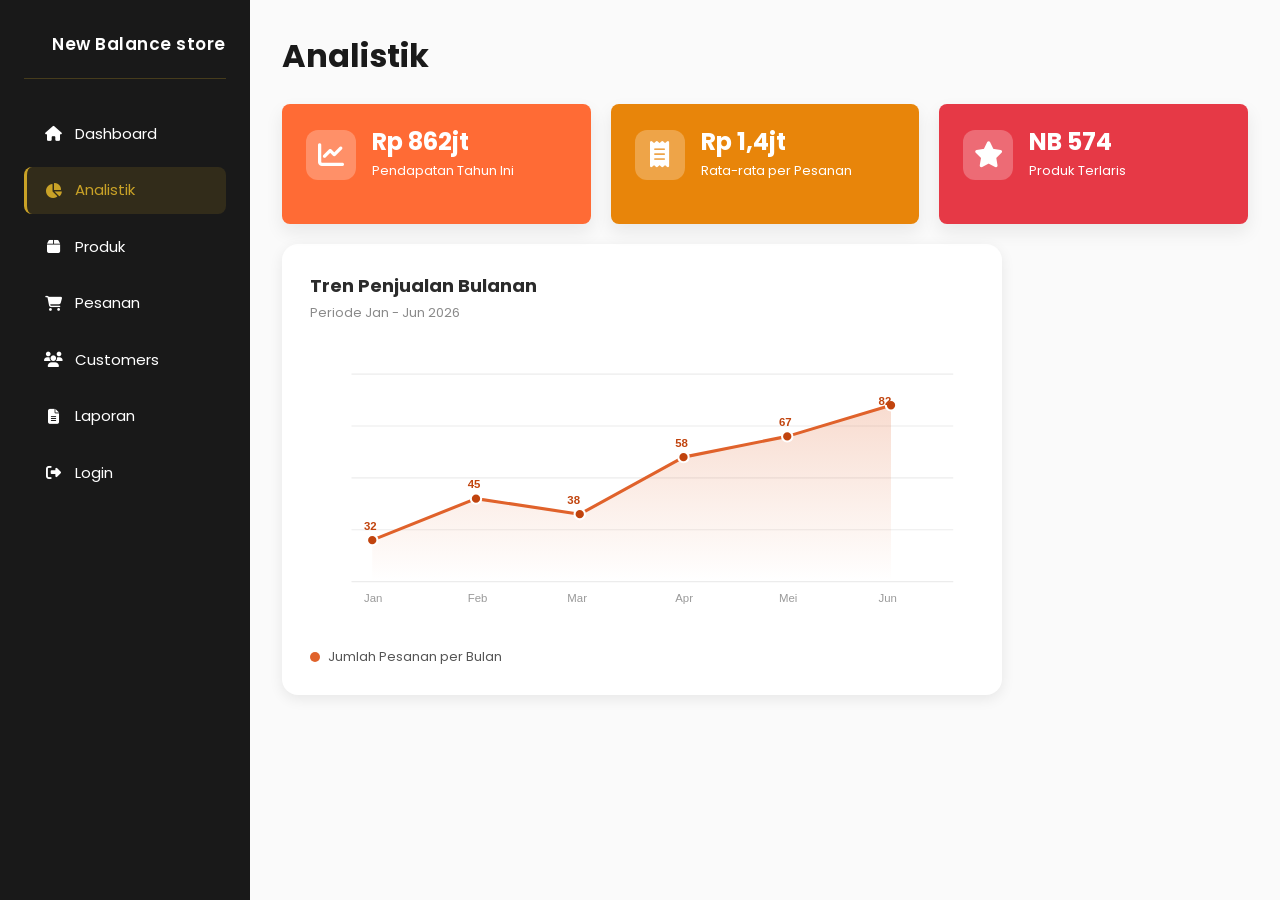
<file: analystics.html>
<!DOCTYPE html>
<html lang="en">
<head>
    <meta charset="UTF-8" />
    <meta name="viewport" content="width=device-width, initial-scale=1.0" />
    <link rel="stylesheet" href="https://cdnjs.cloudflare.com/ajax/libs/font-awesome/6.5.1/css/all.min.css" />
    <link href="https://fonts.googleapis.com/css2?family=Poppins:wght@300;400;500;600;700&display=swap" rel="stylesheet" />
    <link rel="stylesheet" href="dashboard-admin.css" />
    <title>Analistik - Dasbor Admin</title>
</head>
<body>
    <div class="dashboard-container">
        <aside class="sidebar">
            <div class="sidebar-brand">
                <h1>New Balance store</h1>
            </div>

            <nav class="sidebar-menu">
                <ul>
                    <li>
                        <a href="dashboard.html">
                            <i class="fa-solid fa-house"></i>
                            <span>Dashboard</span>
                        </a>
                    </li>
                    <li>
                        <a href="analystics.html" class="active" aria-current="page">
                            <i class="fa-solid fa-chart-pie"></i>
                            <span>Analistik</span>
                        </a>
                    </li>
                    <li>
                        <a href="products.html">
                            <i class="fa-solid fa-box"></i>
                            <span>Produk</span>
                        </a>
                    </li>
                    <li>
                        <a href="orders.html">
                            <i class="fa-solid fa-cart-shopping"></i>
                            <span>Pesanan</span>
                        </a>
                    </li>
                    <li>
                        <a href="customer.html">
                            <i class="fa-solid fa-users"></i>
                            <span>Customers</span>
                        </a>
                    </li>
                    <li>
                        <a href="laporan.html">
                            <i class="fa-solid fa-file-lines"></i>
                            <span>Laporan</span>
                        </a>
                    </li>
                    <li>
                        <a href="login.html">
                            <i class="fa-solid fa-right-from-bracket"></i>
                            <span>Login</span>
                        </a>
                    </li>
                </ul>
            </nav>
        </aside>

        <main class="main-content">
            <header class="topbar">
                <button class="sidebar-toggle" onclick="toggleSidebar()">
                    <i class="fa-solid fa-bars"></i>
                </button>
                <h1>Analistik</h1>
            </header>

            <section class="content-area">
                <div class="stats-grid">
                    <div class="stat-card stat-card-1">
                        <i class="fa-solid fa-chart-line"></i>
                        <div>
                            <h3>Rp 862jt</h3>
                            <p>Pendapatan Tahun Ini</p>
                        </div>
                    </div>

                    <div class="stat-card stat-card-2">
                        <i class="fa-solid fa-receipt"></i>
                        <div>
                            <h3>Rp 1,4jt</h3>
                            <p>Rata-rata per Pesanan</p>
                        </div>
                    </div>

                    <div class="stat-card stat-card-3">
                        <i class="fa-solid fa-star"></i>
                        <div>
                            <h3>NB 574</h3>
                            <p>Produk Terlaris</p>
                        </div>
                    </div>
                </div>

                <div class="chart-box">
                    <h3>Tren Penjualan Bulanan</h3>
                    <p class="subtitle">Periode Jan - Jun 2026</p>

                    <svg viewBox="0 0 640 280" width="100%">
                        <defs>
                            <linearGradient id="areaGradient" x1="0" y1="0" x2="0" y2="1">
                                <stop offset="0%" stop-color="#e0622b" stop-opacity="0.25" />
                                <stop offset="100%" stop-color="#e0622b" stop-opacity="0" />
                            </linearGradient>
                        </defs>

                        <line class="grid-line" x1="40" y1="30" x2="620" y2="30" />
                        <line class="grid-line" x1="40" y1="80" x2="620" y2="80" />
                        <line class="grid-line" x1="40" y1="130" x2="620" y2="130" />
                        <line class="grid-line" x1="40" y1="180" x2="620" y2="180" />
                        <line class="grid-line" x1="40" y1="230" x2="620" y2="230" />

                        <path class="trend-area" d="M60,190 L160,150 L260,165 L360,110 L460,90 L560,60 L560,230 L60,230 Z" />

                        <path class="trend-line" d="M60,190 L160,150 L260,165 L360,110 L460,90 L560,60" />

                        <circle class="data-point" cx="60" cy="190" r="5" />
                        <circle class="data-point" cx="160" cy="150" r="5" />
                        <circle class="data-point" cx="260" cy="165" r="5" />
                        <circle class="data-point" cx="360" cy="110" r="5" />
                        <circle class="data-point" cx="460" cy="90" r="5" />
                        <circle class="data-point" cx="560" cy="60" r="5" />

                        <text class="data-value" x="52" y="180">32</text>
                        <text class="data-value" x="152" y="140">45</text>
                        <text class="data-value" x="248" y="155">38</text>
                        <text class="data-value" x="352" y="100">58</text>
                        <text class="data-value" x="452" y="80">67</text>
                        <text class="data-value" x="548" y="60">82</text>

                        <text class="axis-label" x="52" y="250">Jan</text>
                        <text class="axis-label" x="152" y="250">Feb</text>
                        <text class="axis-label" x="248" y="250">Mar</text>
                        <text class="axis-label" x="352" y="250">Apr</text>
                        <text class="axis-label" x="452" y="250">Mei</text>
                        <text class="axis-label" x="548" y="250">Jun</text>
                    </svg>

                    <div class="chart-legend">
                        <span class="legend-dot"></span>
                        <span>Jumlah Pesanan per Bulan</span>
                    </div>
                </div>
            </section>
        </main>
        <div class="sidebar-overlay" id="sidebar-overlay" onclick="toggleSidebar()"></div>
    </div>
    <script src="admin.js"></script>
</body>
</html>
</file>
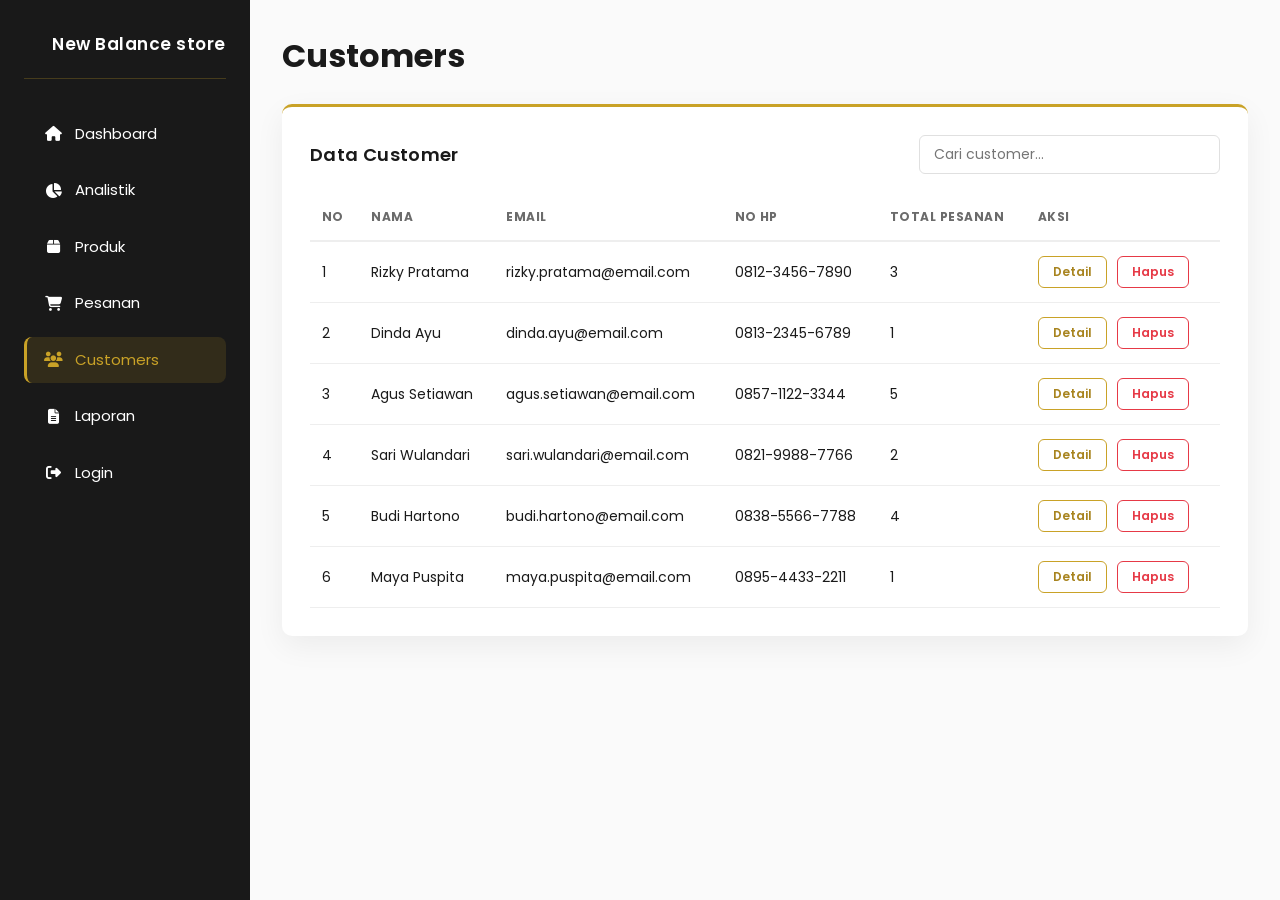
<file: customer.html>
<!DOCTYPE html>
<html lang="en">
<head>
    <meta charset="UTF-8">
    <meta name="viewport" content="width=device-width, initial-scale=1.0">
    <link rel="stylesheet" href="https://cdnjs.cloudflare.com/ajax/libs/font-awesome/6.5.1/css/all.min.css">
    <link href="https://fonts.googleapis.com/css2?family=Poppins:wght@300;400;500;600;700&display=swap" rel="stylesheet">
    <link rel="stylesheet" href="dashboard-admin.css">
    <title>Customers - Dasbor Admin</title>
</head>
<body>
    <div class="dashboard-container">
      <aside class="sidebar">
        <div class="sidebar-brand">
            <h1>New Balance store</h1>
        </div>
        <nav class="sidebar-menu">
            <ul>
                <li>
                    <a href="dashboard.html">
                        <i class="fa-solid fa-house"></i>
                        <span>Dashboard</span>
                    </a>
                </li>
                <li>
                    <a href="analystics.html">
                        <i class="fa-solid fa-chart-pie"></i>
                        <span>Analistik</span>
                    </a>
                </li>
                <li>
                    <a href="products.html">
                        <i class="fa-solid fa-box"></i>
                        <span>Produk</span>
                    </a>
                </li>
                <li>
                    <a href="orders.html">
                        <i class="fa-solid fa-cart-shopping"></i>
                        <span>Pesanan</span>
                    </a>
                </li>
                <li>
                    <a href="customer.html" class="active" aria-current="page">
                        <i class="fa-solid fa-users"></i>
                        <span>Customers</span>
                    </a>
                </li>
                <li>
                    <a href="laporan.html">
                        <i class="fa-solid fa-file-lines"></i>
                        <span>Laporan</span>
                    </a>
                </li>
                <li>
                    <a href="login.html">
                        <i class="fa-solid fa-right-from-bracket"></i>
                        <span>Login</span>
                    </a>
                </li>
            </ul>
        </nav>
      </aside>

      <main class="main-content">
        <header class="topbar">
            <button class="sidebar-toggle" onclick="toggleSidebar()">
              <i class="fa-solid fa-bars"></i>
            </button>
             <h1>Customers</h1>
        </header>

        <section class="content-area">
            <div class="table-box">
                <div class="table-header">
                    <h2>Data Customer</h2>
                    <input type="text" class="table-search" placeholder="Cari customer...">
                </div>

                <div class="table-responsive">
                <table class="data-table">
                    <thead>
                        <tr>
                            <th>No</th>
                            <th>Nama</th>
                            <th>Email</th>
                            <th>No HP</th>
                            <th>Total Pesanan</th>
                            <th>Aksi</th>
                        </tr>
                    </thead>
                    <tbody>
                        <tr>
                            <td>1</td>
                            <td>Rizky Pratama</td>
                            <td>rizky.pratama@email.com</td>
                            <td>0812-3456-7890</td>
                            <td>3</td>
                            <td>
                                <button class="btn-edit">Detail</button>
                                <button class="btn-hapus">Hapus</button>
                            </td>
                        </tr>
                        <tr>
                            <td>2</td>
                            <td>Dinda Ayu</td>
                            <td>dinda.ayu@email.com</td>
                            <td>0813-2345-6789</td>
                            <td>1</td>
                            <td>
                                <button class="btn-edit">Detail</button>
                                <button class="btn-hapus">Hapus</button>
                            </td>
                        </tr>
                        <tr>
                            <td>3</td>
                            <td>Agus Setiawan</td>
                            <td>agus.setiawan@email.com</td>
                            <td>0857-1122-3344</td>
                            <td>5</td>
                            <td>
                                <button class="btn-edit">Detail</button>
                                <button class="btn-hapus">Hapus</button>
                            </td>
                        </tr>
                        <tr>
                            <td>4</td>
                            <td>Sari Wulandari</td>
                            <td>sari.wulandari@email.com</td>
                            <td>0821-9988-7766</td>
                            <td>2</td>
                            <td>
                                <button class="btn-edit">Detail</button>
                                <button class="btn-hapus">Hapus</button>
                            </td>
                        </tr>
                        <tr>
                            <td>5</td>
                            <td>Budi Hartono</td>
                            <td>budi.hartono@email.com</td>
                            <td>0838-5566-7788</td>
                            <td>4</td>
                            <td>
                                <button class="btn-edit">Detail</button>
                                <button class="btn-hapus">Hapus</button>
                            </td>
                        </tr>
                        <tr>
                            <td>6</td>
                            <td>Maya Puspita</td>
                            <td>maya.puspita@email.com</td>
                            <td>0895-4433-2211</td>
                            <td>1</td>
                            <td>
                                <button class="btn-edit">Detail</button>
                                <button class="btn-hapus">Hapus</button>
                            </td>
                        </tr>
                    </tbody>
                </table>
                </div>
            </div>
        </section>
      </main>
      <div class="sidebar-overlay" id="sidebar-overlay" onclick="toggleSidebar()"></div>
    </div>
        <script src="admin.js"></script>
</body>
</html>
</file>
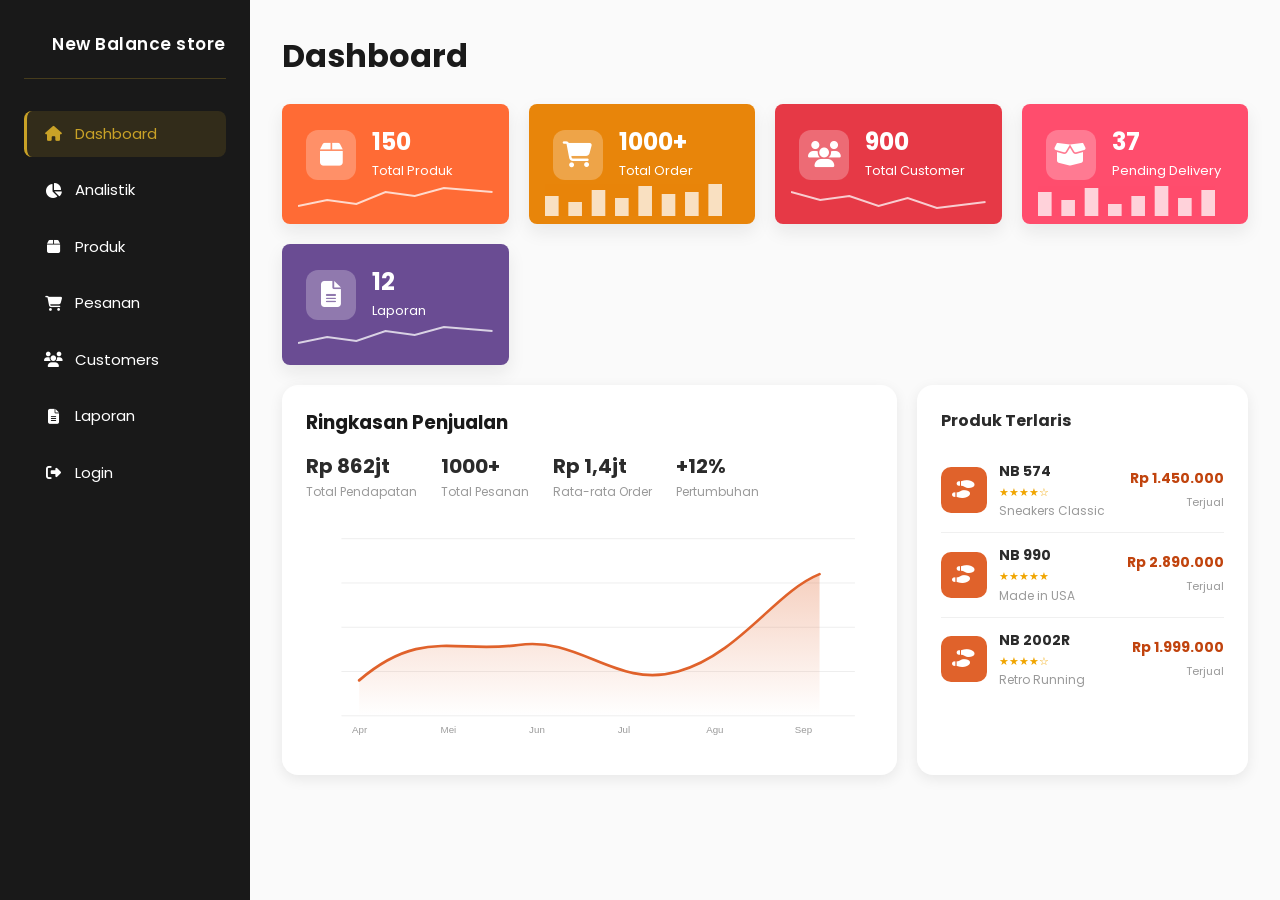
<file: dashboard.html>
<!DOCTYPE html>
<html lang="id">
<head>
    <meta charset="UTF-8" />
    <meta name="viewport" content="width=device-width, initial-scale=1.0" />
    <link rel="stylesheet" href="https://cdnjs.cloudflare.com/ajax/libs/font-awesome/6.5.1/css/all.min.css" />
    <link href="https://fonts.googleapis.com/css2?family=Poppins:wght@400;500;600;700&display=swap" rel="stylesheet" />
    <link rel="stylesheet" href="dashboard-admin.css" />
    <title>Dashboard - Dasbor Admin</title>
</head>
<body>
    <div class="dashboard-container">
        <aside class="sidebar">
            <div class="sidebar-brand">
                <h1>New Balance store</h1>
            </div>

            <nav class="sidebar-menu">
                <ul>
                    <li>
                        <a href="dashboard.html" class="active" aria-current="page">
                            <i class="fa-solid fa-house"></i>
                            <span>Dashboard</span>
                        </a>
                    </li>
                    <li>
                        <a href="analystics.html">
                            <i class="fa-solid fa-chart-pie"></i>
                            <span>Analistik</span>
                        </a>
                    </li>
                    <li>
                        <a href="products.html">
                            <i class="fa-solid fa-box"></i>
                            <span>Produk</span>
                        </a>
                    </li>
                    <li>
                        <a href="orders.html">
                            <i class="fa-solid fa-cart-shopping"></i>
                            <span>Pesanan</span>
                        </a>
                    </li>
                    <li>
                        <a href="customer.html">
                            <i class="fa-solid fa-users"></i>
                            <span>Customers</span>
                        </a>
                    </li>
                    <li>
                        <a href="laporan.html">
                            <i class="fa-solid fa-file-lines"></i>
                            <span>Laporan</span>
                        </a>
                    </li>
                    <li>
                        <a href="login.html">
                            <i class="fa-solid fa-right-from-bracket"></i>
                            <span>Login</span>
                        </a>
                    </li>
                </ul>
            </nav>
        </aside>

        <main class="main-content">
            <header class="topbar">
                <button class="sidebar-toggle" onclick="toggleSidebar()">
                    <i class="fa-solid fa-bars"></i>
                </button>
                <h1>Dashboard</h1>
            </header>

            <section class="content-area">
                <div class="stats-grid">
                    <div class="stat-card stat-card-1">
                        <i class="fa-solid fa-box"></i>
                        <div>
                            <h3>150</h3>
                            <p>Total Produk</p>
                        </div>
                        <svg class="stat-mini-chart" viewBox="0 0 200 34" preserveAspectRatio="none">
                            <polyline points="0,24 30,18 60,22 90,10 120,14 150,6 200,10" fill="none" stroke="#ffffff" stroke-width="2" />
                        </svg>
                    </div>

                    <div class="stat-card stat-card-2">
                        <i class="fa-solid fa-cart-shopping"></i>
                        <div>
                            <h3>1000+</h3>
                            <p>Total Order</p>
                        </div>
                        <svg class="stat-mini-chart" viewBox="0 0 200 34" preserveAspectRatio="none">
                            <rect x="0" y="14" width="14" height="20" fill="#ffffff" />
                            <rect x="24" y="20" width="14" height="14" fill="#ffffff" />
                            <rect x="48" y="8" width="14" height="26" fill="#ffffff" />
                            <rect x="72" y="16" width="14" height="18" fill="#ffffff" />
                            <rect x="96" y="4" width="14" height="30" fill="#ffffff" />
                            <rect x="120" y="12" width="14" height="22" fill="#ffffff" />
                            <rect x="144" y="10" width="14" height="24" fill="#ffffff" />
                            <rect x="168" y="2" width="14" height="32" fill="#ffffff" />
                        </svg>
                    </div>

                    <div class="stat-card stat-card-3">
                        <i class="fa-solid fa-users"></i>
                        <div>
                            <h3>900</h3>
                            <p>Total Customer</p>
                        </div>
                        <svg class="stat-mini-chart" viewBox="0 0 200 34" preserveAspectRatio="none">
                            <polyline points="0,10 30,18 60,14 90,24 120,16 150,26 200,20" fill="none" stroke="#ffffff" stroke-width="2" />
                        </svg>
                    </div>

                    <div class="stat-card stat-card-4">
                        <i class="fa-solid fa-box-open"></i>
                        <div>
                            <h3>37</h3>
                            <p>Pending Delivery</p>
                        </div>
                        <svg class="stat-mini-chart" viewBox="0 0 200 34" preserveAspectRatio="none">
                            <rect x="0" y="10" width="14" height="24" fill="#ffffff" />
                            <rect x="24" y="18" width="14" height="16" fill="#ffffff" />
                            <rect x="48" y="6" width="14" height="28" fill="#ffffff" />
                            <rect x="72" y="22" width="14" height="12" fill="#ffffff" />
                            <rect x="96" y="14" width="14" height="20" fill="#ffffff" />
                            <rect x="120" y="4" width="14" height="30" fill="#ffffff" />
                            <rect x="144" y="16" width="14" height="18" fill="#ffffff" />
                            <rect x="168" y="8" width="14" height="26" fill="#ffffff" />
                        </svg>
                    </div>

                    <div class="stat-card stat-card-5">
                        <i class="fa-solid fa-file-lines"></i>
                        <div>
                            <h3>12</h3>
                            <p>Laporan</p>
                        </div>
                        <svg class="stat-mini-chart" viewBox="0 0 200 34" preserveAspectRatio="none">
                            <polyline points="0,20 30,14 60,18 90,8 120,12 150,4 200,8" fill="none" stroke="#ffffff" stroke-width="2" />
                        </svg>
                    </div>
                </div>

                <div class="dashboard-grid">
                    <div class="summary-card">
                        <h3>Ringkasan Penjualan</h3>

                        <div class="quick-stats">
                            <div class="qs-item">
                                <h4>Rp 862jt</h4>
                                <p>Total Pendapatan</p>
                            </div>
                            <div class="qs-item">
                                <h4>1000+</h4>
                                <p>Total Pesanan</p>
                            </div>
                            <div class="qs-item">
                                <h4>Rp 1,4jt</h4>
                                <p>Rata-rata Order</p>
                            </div>
                            <div class="qs-item">
                                <h4>+12%</h4>
                                <p>Pertumbuhan</p>
                            </div>
                        </div>

                        <svg viewBox="0 0 640 260" width="100%">
                            <defs>
                                <linearGradient id="areaGradientDash" x1="0" y1="0" x2="0" y2="1">
                                    <stop offset="0%" stop-color="#e0622b" stop-opacity="0.3" />
                                    <stop offset="100%" stop-color="#e0622b" stop-opacity="0" />
                                </linearGradient>
                            </defs>

                            <line class="grid-line" x1="40" y1="20" x2="620" y2="20" />
                            <line class="grid-line" x1="40" y1="70" x2="620" y2="70" />
                            <line class="grid-line" x1="40" y1="120" x2="620" y2="120" />
                            <line class="grid-line" x1="40" y1="170" x2="620" y2="170" />
                            <line class="grid-line" x1="40" y1="220" x2="620" y2="220" />

                            <path fill="url(#areaGradientDash)" d="M60,180 C130,120 170,150 240,140 C310,130 350,190 420,170 C490,150 530,80 580,60 L580,220 L60,220 Z" />

                            <path fill="none" stroke="#e0622b" stroke-width="3" stroke-linecap="round" d="M60,180 C130,120 170,150 240,140 C310,130 350,190 420,170 C490,150 530,80 580,60" />

                            <text class="axis-label" x="52" y="240">Apr</text>
                            <text class="axis-label" x="152" y="240">Mei</text>
                            <text class="axis-label" x="252" y="240">Jun</text>
                            <text class="axis-label" x="352" y="240">Jul</text>
                            <text class="axis-label" x="452" y="240">Agu</text>
                            <text class="axis-label" x="552" y="240">Sep</text>
                        </svg>
                    </div>

                    <div class="top-products-card">
                        <h3>Produk Terlaris</h3>

                        <div class="product-item">
                            <div class="product-icon"><i class="fa-solid fa-shoe-prints"></i></div>
                            <div class="product-info">
                                <h4>NB 574</h4>
                                <div class="stars">★★★★☆</div>
                                <p>Sneakers Classic</p>
                            </div>
                            <div class="product-price">
                                <h4>Rp 1.450.000</h4>
                                <span>Terjual</span>
                            </div>
                        </div>

                        <div class="product-item">
                            <div class="product-icon"><i class="fa-solid fa-shoe-prints"></i></div>
                            <div class="product-info">
                                <h4>NB 990</h4>
                                <div class="stars">★★★★★</div>
                                <p>Made in USA</p>
                            </div>
                            <div class="product-price">
                                <h4>Rp 2.890.000</h4>
                                <span>Terjual</span>
                            </div>
                        </div>

                        <div class="product-item">
                            <div class="product-icon"><i class="fa-solid fa-shoe-prints"></i></div>
                            <div class="product-info">
                                <h4>NB 2002R</h4>
                                <div class="stars">★★★★☆</div>
                                <p>Retro Running</p>
                            </div>
                            <div class="product-price">
                                <h4>Rp 1.999.000</h4>
                                <span>Terjual</span>
                            </div>
                        </div>
                    </div>
                </div>
            </section>
        </main>
        <div class="sidebar-overlay" id="sidebar-overlay" onclick="toggleSidebar()"></div>
    </div>
    <script src="admin.js"></script>
</body>
</html>
</file>
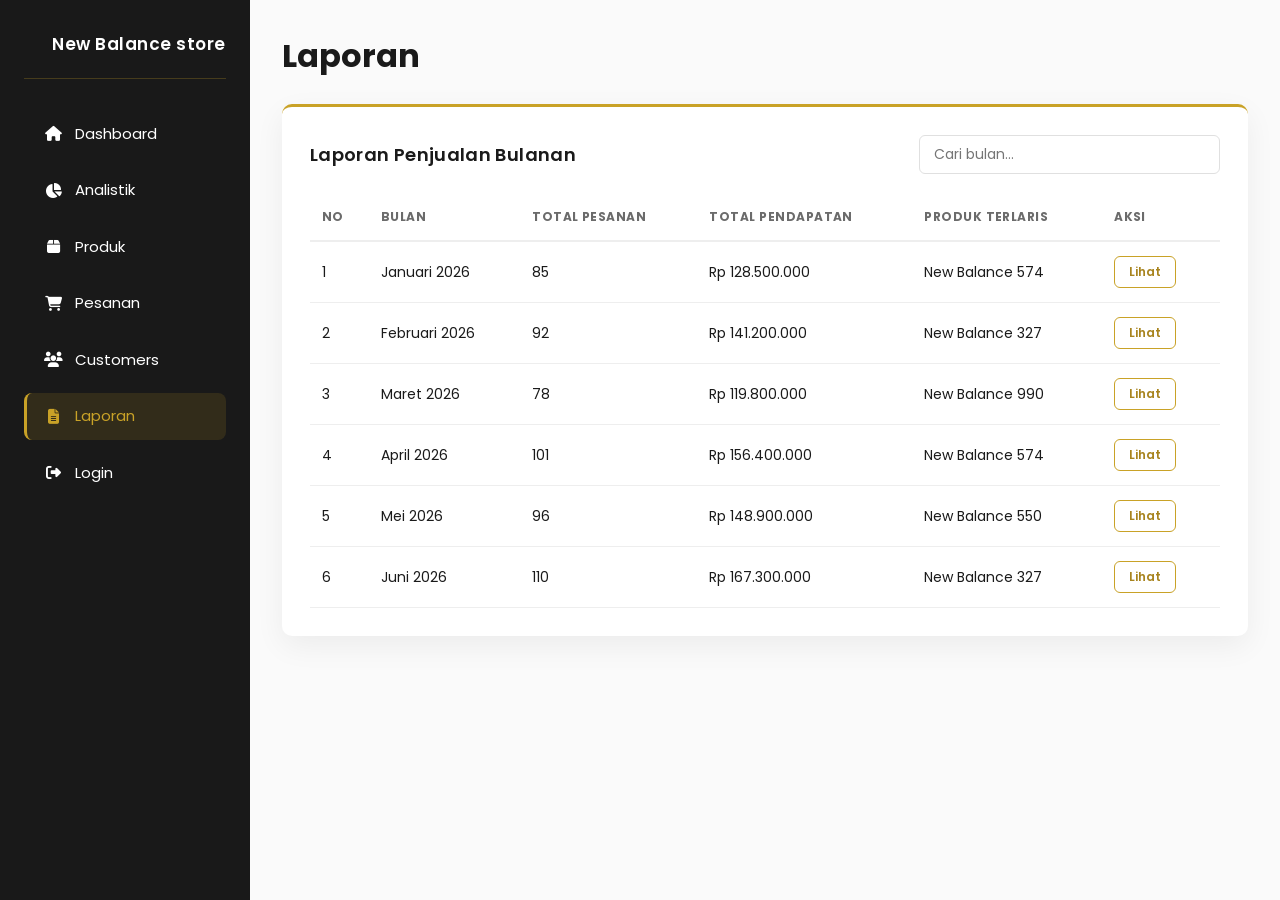
<file: laporan.html>
<!DOCTYPE html>
<html lang="en">
<head>
    <meta charset="UTF-8">
    <meta name="viewport" content="width=device-width, initial-scale=1.0">
    <link rel="stylesheet" href="https://cdnjs.cloudflare.com/ajax/libs/font-awesome/6.5.1/css/all.min.css">
    <link href="https://fonts.googleapis.com/css2?family=Poppins:wght@300;400;500;600;700&display=swap" rel="stylesheet">
    <link rel="stylesheet" href="dashboard-admin.css">
    <title>Laporan - Dasbor Admin</title>
</head>
<body>
    <div class="dashboard-container">
      <aside class="sidebar">
        <div class="sidebar-brand">
            <h1>New Balance store</h1>
        </div>
        <nav class="sidebar-menu">
            <ul>
                <li>
                    <a href="dashboard.html">
                        <i class="fa-solid fa-house"></i>
                        <span>Dashboard</span>
                    </a>
                </li>
                <li>
                    <a href="analystics.html">
                        <i class="fa-solid fa-chart-pie"></i>
                        <span>Analistik</span>
                    </a>
                </li>
                <li>
                    <a href="products.html">
                        <i class="fa-solid fa-box"></i>
                        <span>Produk</span>
                    </a>
                </li>
                <li>
                    <a href="orders.html">
                        <i class="fa-solid fa-cart-shopping"></i>
                        <span>Pesanan</span>
                    </a>
                </li>
                <li>
                    <a href="customer.html">
                        <i class="fa-solid fa-users"></i>
                        <span>Customers</span>
                    </a>
                </li>
                <li>
                    <a href="laporan.html" class="active" aria-current="page">
                        <i class="fa-solid fa-file-lines"></i>
                        <span>Laporan</span>
                    </a>
                </li>
                <li>
                    <a href="login.html">
                        <i class="fa-solid fa-right-from-bracket"></i>
                        <span>Login</span>
                    </a>
                </li>
            </ul>
        </nav>
      </aside>

      <main class="main-content">
        <header class="topbar">
            <button class="sidebar-toggle" onclick="toggleSidebar()">
              <i class="fa-solid fa-bars"></i>
            </button>
             <h1>Laporan</h1>
        </header>

        <section class="content-area">
            <div class="table-box">
                <div class="table-header">
                    <h2>Laporan Penjualan Bulanan</h2>
                    <input type="text" class="table-search" placeholder="Cari bulan...">
                </div>

                <div class="table-responsive">
                <table class="data-table">
                    <thead>
                        <tr>
                            <th>No</th>
                            <th>Bulan</th>
                            <th>Total Pesanan</th>
                            <th>Total Pendapatan</th>
                            <th>Produk Terlaris</th>
                            <th>Aksi</th>
                        </tr>
                    </thead>
                    <tbody>
                        <tr>
                            <td>1</td>
                            <td>Januari 2026</td>
                            <td>85</td>
                            <td>Rp 128.500.000</td>
                            <td>New Balance 574</td>
                            <td>
                                <button class="btn-edit">Lihat</button>
                            </td>
                        </tr>
                        <tr>
                            <td>2</td>
                            <td>Februari 2026</td>
                            <td>92</td>
                            <td>Rp 141.200.000</td>
                            <td>New Balance 327</td>
                            <td>
                                <button class="btn-edit">Lihat</button>
                            </td>
                        </tr>
                        <tr>
                            <td>3</td>
                            <td>Maret 2026</td>
                            <td>78</td>
                            <td>Rp 119.800.000</td>
                            <td>New Balance 990</td>
                            <td>
                                <button class="btn-edit">Lihat</button>
                            </td>
                        </tr>
                        <tr>
                            <td>4</td>
                            <td>April 2026</td>
                            <td>101</td>
                            <td>Rp 156.400.000</td>
                            <td>New Balance 574</td>
                            <td>
                                <button class="btn-edit">Lihat</button>
                            </td>
                        </tr>
                        <tr>
                            <td>5</td>
                            <td>Mei 2026</td>
                            <td>96</td>
                            <td>Rp 148.900.000</td>
                            <td>New Balance 550</td>
                            <td>
                                <button class="btn-edit">Lihat</button>
                            </td>
                        </tr>
                        <tr>
                            <td>6</td>
                            <td>Juni 2026</td>
                            <td>110</td>
                            <td>Rp 167.300.000</td>
                            <td>New Balance 327</td>
                            <td>
                                <button class="btn-edit">Lihat</button>
                            </td>
                        </tr>
                    </tbody>
                </table>
                </div>
            </div>
        </section>
      </main>
      <div class="sidebar-overlay" id="sidebar-overlay" onclick="toggleSidebar()"></div>
    </div>
        <script src="admin.js"></script>
</body>
</html>
</file>
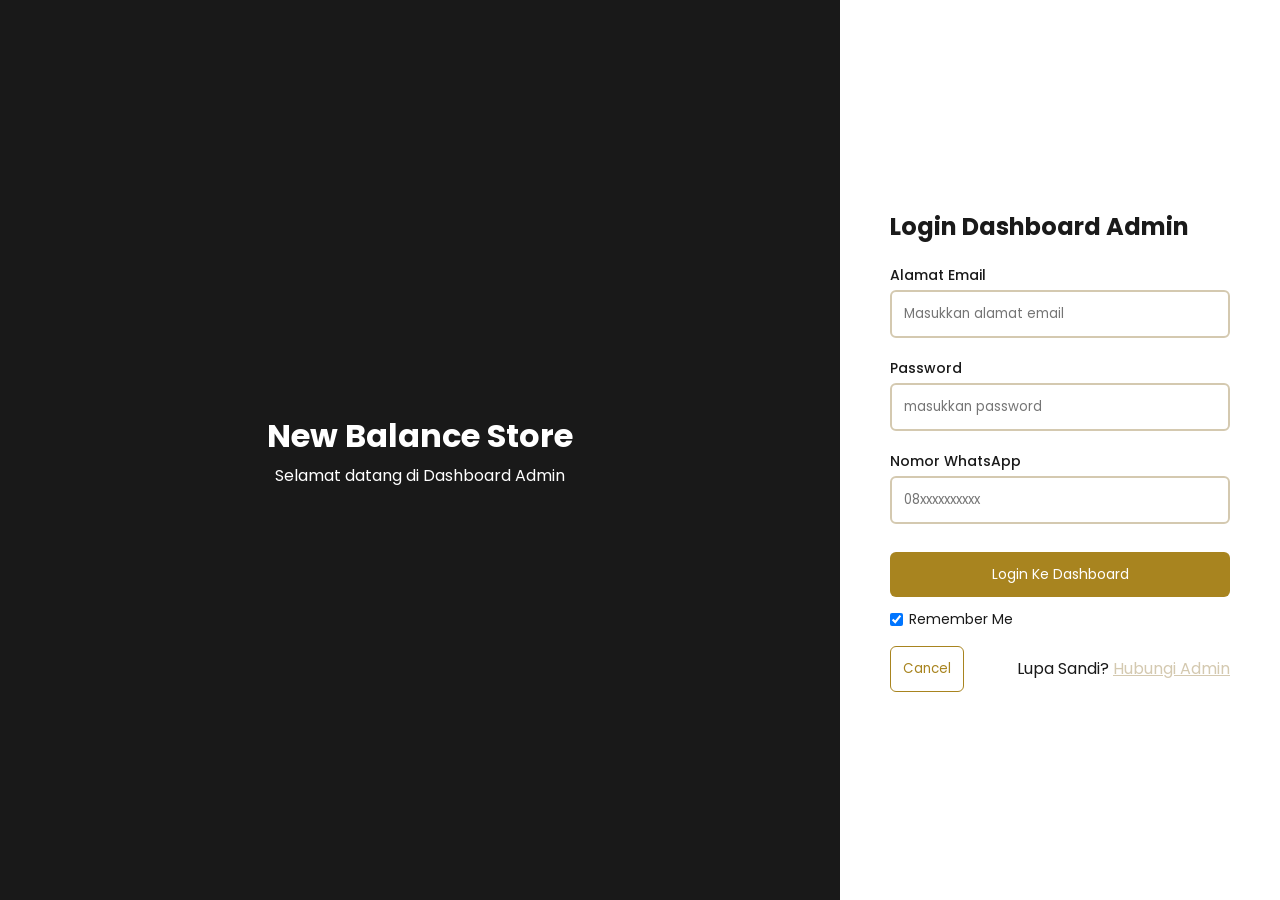
<file: login.html>
<!DOCTYPE html>
<html lang="id">
<head>
	<meta charset="UTF-8">
	<meta name="viewport" content="width=device-width, initial-scale=1.0">
	<link href="https://fonts.googleapis.com/css2?family=Poppins:wght@300;400;500;600;700&display=swap" rel="stylesheet">
	<link rel="stylesheet" href="dashboard-admin.css">
	<title>Login Dashboard</title>
</head>
<body>

	<div class="login-page">

	  <div class="login-left">
			<h1>New Balance Store</h1>
			<p>Selamat datang di Dashboard Admin</p>
	  </div>
	
	  <div class="login-right">
      <form action="login-dashboard-admin.php" method="post">
		<div class="form-container">

           <h2>Login Dashboard Admin</h2>

		    <div class="email-form">
                <label for="email">Alamat Email</label>
		        <input type="email" id="email" name="email"
		         placeholder="Masukkan alamat email" required>
		    </div>

		    <div class="password-form">
			    <label for="password" >Password</label>
			    <input type="password" id="password" name="password"
			     placeholder="masukkan password" required>
		    </div>

		    <div class="nomor-form">
                <label for="nomor_telepon">Nomor WhatsApp</label>
			    <input type="tel" id="nomor_telepon" name="nomor_telepon"
			    placeholder="08xxxxxxxxxx" required>
		    </div>

			<button type="submit">Login Ke Dashboard</button>
			<label class="remember-label">
				<input type="checkbox" checked="checked" name="remember">
				Remember Me
			</label>
		</div>

		<div class="button-container">
        <button type="button" class="cancelbtn">Cancel</button>
		<span class="psw">Lupa Sandi?<a href="#">Hubungi Admin</a></span>
		</div>
	  </form>
	  
	  </div>
	</div>
	
</body>
</html>
</file>
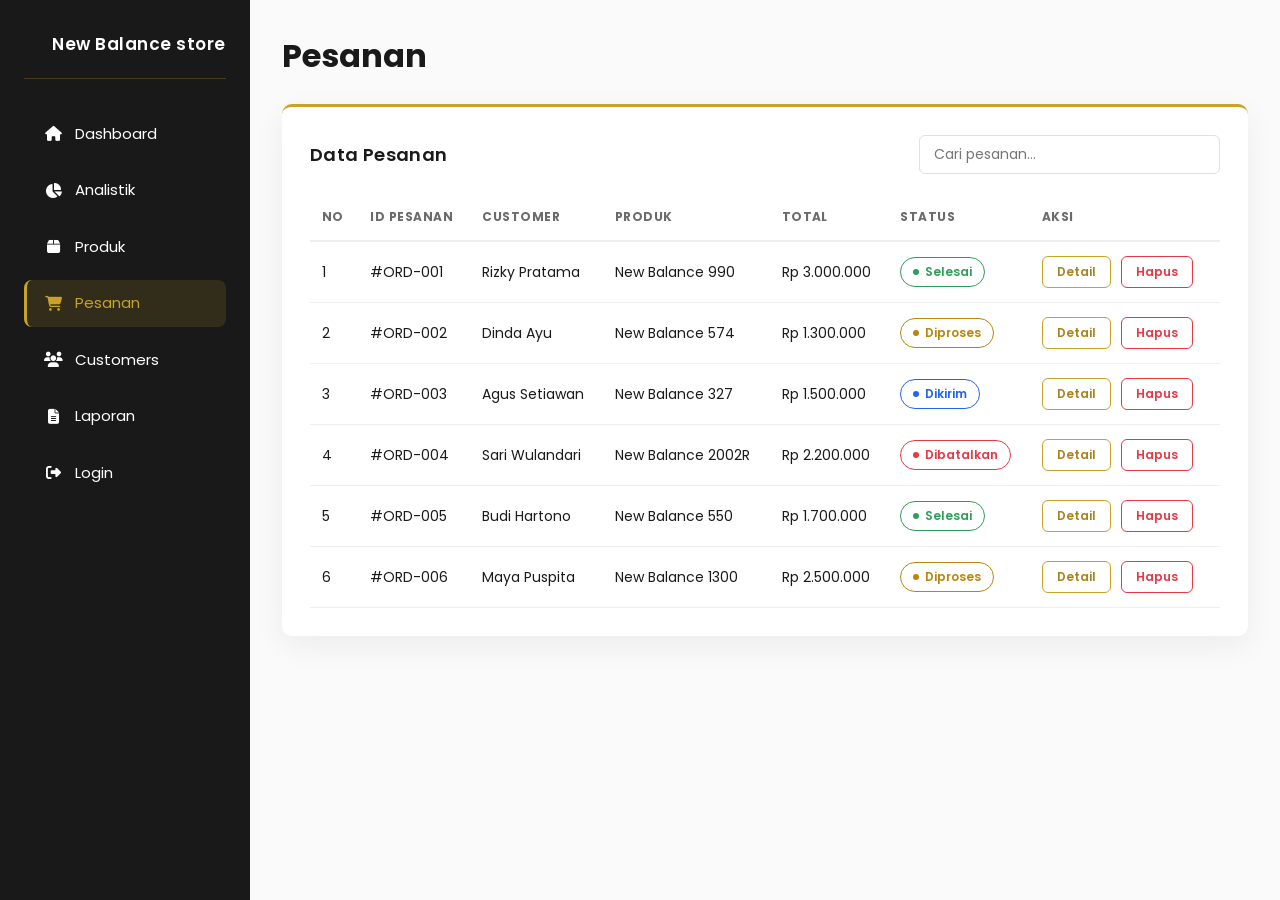
<file: orders.html>
<!DOCTYPE html>
<html lang="en">
<head>
    <meta charset="UTF-8">
    <meta name="viewport" content="width=device-width, initial-scale=1.0">
    <link rel="stylesheet" href="https://cdnjs.cloudflare.com/ajax/libs/font-awesome/6.5.1/css/all.min.css">
    <link href="https://fonts.googleapis.com/css2?family=Poppins:wght@300;400;500;600;700&display=swap" rel="stylesheet">
    <link rel="stylesheet" href="dashboard-admin.css">
    <title>Pesanan - Dasbor Admin</title>
</head>
<body>
    <div class="dashboard-container">
      <aside class="sidebar">
        <div class="sidebar-brand">
            <h1>New Balance store</h1>
        </div>
        <nav class="sidebar-menu">
            <ul>
                <li>
                    <a href="dashboard.html">
                        <i class="fa-solid fa-house"></i>
                        <span>Dashboard</span>
                    </a>
                </li>
                <li>
                    <a href="analystics.html">
                        <i class="fa-solid fa-chart-pie"></i>
                        <span>Analistik</span>
                    </a>
                </li>
                <li>
                    <a href="products.html">
                        <i class="fa-solid fa-box"></i>
                        <span>Produk</span>
                    </a>
                </li>
                <li>
                    <a href="orders.html" class="active" aria-current="page">
                        <i class="fa-solid fa-cart-shopping"></i>
                        <span>Pesanan</span>
                    </a>
                </li>
                <li>
                    <a href="customer.html">
                        <i class="fa-solid fa-users"></i>
                        <span>Customers</span>
                    </a>
                </li>
                <li>
                    <a href="laporan.html">
                        <i class="fa-solid fa-file-lines"></i>
                        <span>Laporan</span>
                    </a>
                </li>
                <li>
                    <a href="login.html">
                        <i class="fa-solid fa-right-from-bracket"></i>
                        <span>Login</span>
                    </a>
                </li>
            </ul>
        </nav>
      </aside>

      <main class="main-content">
        <header class="topbar">
            <button class="sidebar-toggle" onclick="toggleSidebar()">
              <i class="fa-solid fa-bars"></i>
            </button>
             <h1>Pesanan</h1>
        </header>

        <section class="content-area">
            <div class="table-box">
                <div class="table-header">
                    <h2>Data Pesanan</h2>
                    <input type="text" class="table-search" placeholder="Cari pesanan...">
                </div>

                <div class="table-responsive">
                <table class="data-table">
                    <thead>
                        <tr>
                            <th>No</th>
                            <th>ID Pesanan</th>
                            <th>Customer</th>
                            <th>Produk</th>
                            <th>Total</th>
                            <th>Status</th>
                            <th>Aksi</th>
                        </tr>
                    </thead>
                    <tbody>
                        <tr>
                            <td>1</td>
                            <td>#ORD-001</td>
                            <td>Rizky Pratama</td>
                            <td>New Balance 990</td>
                            <td>Rp 3.000.000</td>
                            <td><span class="status status-selesai">Selesai</span></td>
                            <td>
                                <button class="btn-edit">Detail</button>
                                <button class="btn-hapus">Hapus</button>
                            </td>
                        </tr>
                        <tr>
                            <td>2</td>
                            <td>#ORD-002</td>
                            <td>Dinda Ayu</td>
                            <td>New Balance 574</td>
                            <td>Rp 1.300.000</td>
                            <td><span class="status status-diproses">Diproses</span></td>
                            <td>
                                <button class="btn-edit">Detail</button>
                                <button class="btn-hapus">Hapus</button>
                            </td>
                        </tr>
                        <tr>
                            <td>3</td>
                            <td>#ORD-003</td>
                            <td>Agus Setiawan</td>
                            <td>New Balance 327</td>
                            <td>Rp 1.500.000</td>
                            <td><span class="status status-dikirim">Dikirim</span></td>
                            <td>
                                <button class="btn-edit">Detail</button>
                                <button class="btn-hapus">Hapus</button>
                            </td>
                        </tr>
                        <tr>
                            <td>4</td>
                            <td>#ORD-004</td>
                            <td>Sari Wulandari</td>
                            <td>New Balance 2002R</td>
                            <td>Rp 2.200.000</td>
                            <td><span class="status status-dibatalkan">Dibatalkan</span></td>
                            <td>
                                <button class="btn-edit">Detail</button>
                                <button class="btn-hapus">Hapus</button>
                            </td>
                        </tr>
                        <tr>
                            <td>5</td>
                            <td>#ORD-005</td>
                            <td>Budi Hartono</td>
                            <td>New Balance 550</td>
                            <td>Rp 1.700.000</td>
                            <td><span class="status status-selesai">Selesai</span></td>
                            <td>
                                <button class="btn-edit">Detail</button>
                                <button class="btn-hapus">Hapus</button>
                            </td>
                        </tr>
                        <tr>
                            <td>6</td>
                            <td>#ORD-006</td>
                            <td>Maya Puspita</td>
                            <td>New Balance 1300</td>
                            <td>Rp 2.500.000</td>
                            <td><span class="status status-diproses">Diproses</span></td>
                            <td>
                                <button class="btn-edit">Detail</button>
                                <button class="btn-hapus">Hapus</button>
                            </td>
                        </tr>
                    </tbody>
                </table>
                </div>
            </div>
        </section>
      </main>
      <div class="sidebar-overlay" id="sidebar-overlay" onclick="toggleSidebar()"></div>
    </div>
        <script src="admin.js"></script>
</body>
</html>
</file>
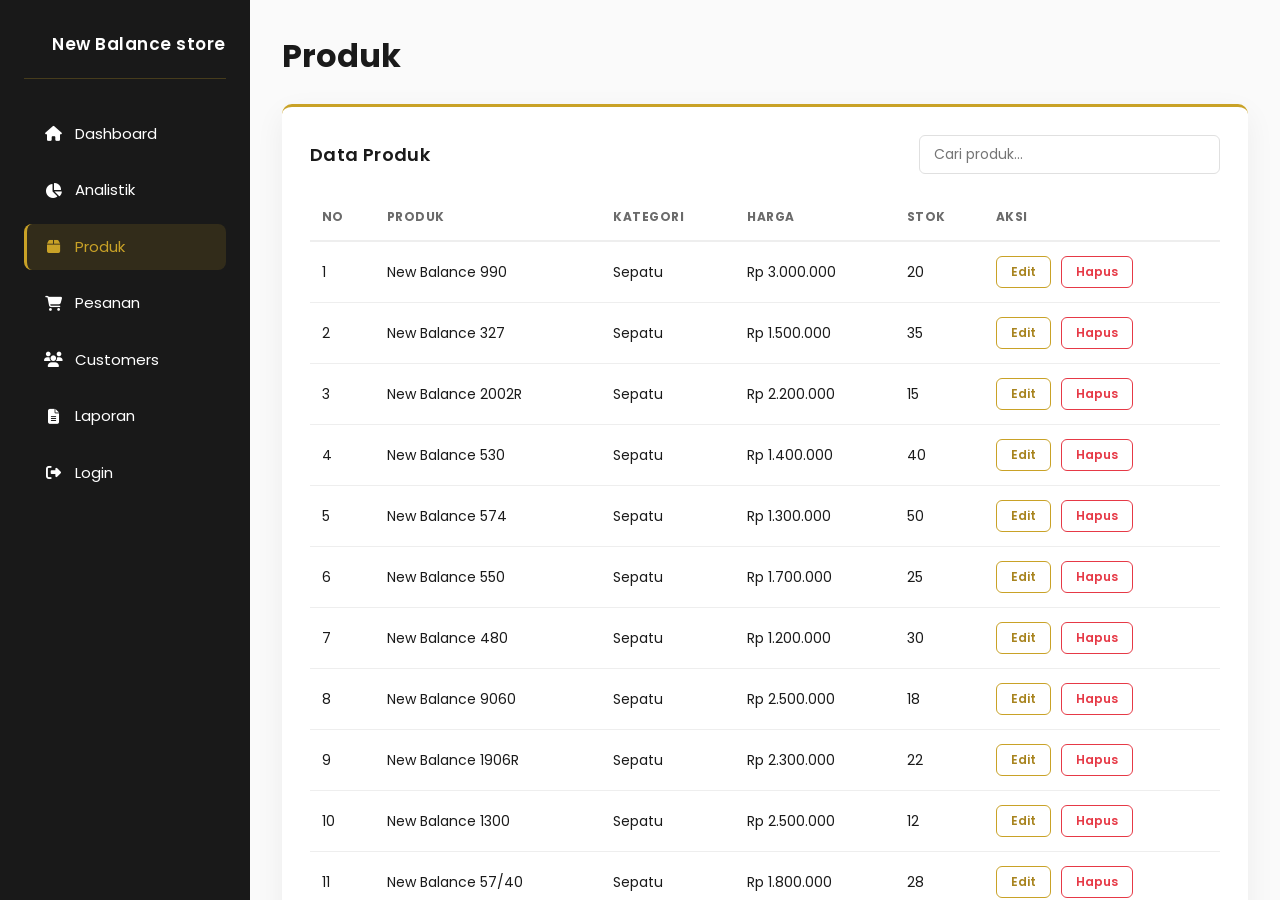
<file: products.html>
<!DOCTYPE html>
<html lang="en">
<head>
    <meta charset="UTF-8">
    <meta name="viewport" content="width=device-width, initial-scale=1.0">
    <link rel="stylesheet" href="https://cdnjs.cloudflare.com/ajax/libs/font-awesome/6.5.1/css/all.min.css">
    <link href="https://fonts.googleapis.com/css2?family=Poppins:wght@300;400;500;600;700&display=swap" rel="stylesheet">
    <link rel="stylesheet" href="dashboard-admin.css">
    <title>Produk - Dasbor Admin</title>
</head>
<body>
    <div class="dashboard-container">
      <aside class="sidebar">
        <div class="sidebar-brand">
            <h1>New Balance store</h1>
        </div>
        <nav class="sidebar-menu">
            <ul>
                <li>
                    <a href="dashboard.html">
                        <i class="fa-solid fa-house"></i>
                        <span>Dashboard</span>
                    </a>
                </li>
                <li>
                    <a href="analystics.html">
                        <i class="fa-solid fa-chart-pie"></i>
                        <span>Analistik</span>
                    </a>
                </li>
                <li>
                    <a href="products.html" class="active" aria-current="page">
                        <i class="fa-solid fa-box"></i>
                        <span>Produk</span>
                    </a>
                </li>
                <li>
                    <a href="orders.html">
                        <i class="fa-solid fa-cart-shopping"></i>
                        <span>Pesanan</span>
                    </a>
                </li>
                <li>
                    <a href="customer.html">
                        <i class="fa-solid fa-users"></i>
                        <span>Customers</span>
                    </a>
                </li>
                <li>
                    <a href="laporan.html">
                        <i class="fa-solid fa-file-lines"></i>
                        <span>Laporan</span>
                    </a>
                </li>
                <li>
                    <a href="login.html">
                        <i class="fa-solid fa-right-from-bracket"></i>
                        <span>Login</span>
                    </a>
                </li>
            </ul>
        </nav>
      </aside>

      <main class="main-content">
        <header class="topbar">
            <button class="sidebar-toggle" onclick="toggleSidebar()">
              <i class="fa-solid fa-bars"></i>
            </button>
             <h1>Produk</h1>
        </header>

        <section class="content-area">
            <div class="table-box">
                <div class="table-header">
                    <h2>Data Produk</h2>
                    <input type="text" class="table-search" placeholder="Cari produk...">
                </div>

                <div class="table-responsive">
                <table class="data-table">
                    <thead>
                        <tr>
                            <th>No</th>
                            <th>Produk</th>
                            <th>Kategori</th>
                            <th>Harga</th>
                            <th>Stok</th>
                            <th>Aksi</th>
                        </tr>
                    </thead>
                    <tbody>
                        <tr>
                            <td>1</td>
                            <td>New Balance 990</td>
                            <td>Sepatu</td>
                            <td>Rp 3.000.000</td>
                            <td>20</td>
                            <td>
                                <button class="btn-edit">Edit</button>
                                <button class="btn-hapus">Hapus</button>
                            </td>
                        </tr>
                        <tr>
                            <td>2</td>
                            <td>New Balance 327</td>
                            <td>Sepatu</td>
                            <td>Rp 1.500.000</td>
                            <td>35</td>
                            <td>
                                <button class="btn-edit">Edit</button>
                                <button class="btn-hapus">Hapus</button>
                            </td>
                        </tr>
                        <tr>
                            <td>3</td>
                            <td>New Balance 2002R</td>
                            <td>Sepatu</td>
                            <td>Rp 2.200.000</td>
                            <td>15</td>
                            <td>
                                <button class="btn-edit">Edit</button>
                                <button class="btn-hapus">Hapus</button>
                            </td>
                        </tr>
                        <tr>
                            <td>4</td>
                            <td>New Balance 530</td>
                            <td>Sepatu</td>
                            <td>Rp 1.400.000</td>
                            <td>40</td>
                            <td>
                                <button class="btn-edit">Edit</button>
                                <button class="btn-hapus">Hapus</button>
                            </td>
                        </tr>
                        <tr>
                            <td>5</td>
                            <td>New Balance 574</td>
                            <td>Sepatu</td>
                            <td>Rp 1.300.000</td>
                            <td>50</td>
                            <td>
                                <button class="btn-edit">Edit</button>
                                <button class="btn-hapus">Hapus</button>
                            </td>
                        </tr>
                        <tr>
                            <td>6</td>
                            <td>New Balance 550</td>
                            <td>Sepatu</td>
                            <td>Rp 1.700.000</td>
                            <td>25</td>
                            <td>
                                <button class="btn-edit">Edit</button>
                                <button class="btn-hapus">Hapus</button>
                            </td>
                        </tr>
                        <tr>
                            <td>7</td>
                            <td>New Balance 480</td>
                            <td>Sepatu</td>
                            <td>Rp 1.200.000</td>
                            <td>30</td>
                            <td>
                                <button class="btn-edit">Edit</button>
                                <button class="btn-hapus">Hapus</button>
                            </td>
                        </tr>
                        <tr>
                            <td>8</td>
                            <td>New Balance 9060</td>
                            <td>Sepatu</td>
                            <td>Rp 2.500.000</td>
                            <td>18</td>
                            <td>
                                <button class="btn-edit">Edit</button>
                                <button class="btn-hapus">Hapus</button>
                            </td>
                        </tr>
                        <tr>
                            <td>9</td>
                            <td>New Balance 1906R</td>
                            <td>Sepatu</td>
                            <td>Rp 2.300.000</td>
                            <td>22</td>
                            <td>
                                <button class="btn-edit">Edit</button>
                                <button class="btn-hapus">Hapus</button>
                            </td>
                        </tr>
                        <tr>
                            <td>10</td>
                            <td>New Balance 1300</td>
                            <td>Sepatu</td>
                            <td>Rp 2.500.000</td>
                            <td>12</td>
                            <td>
                                <button class="btn-edit">Edit</button>
                                <button class="btn-hapus">Hapus</button>
                            </td>
                        </tr>
                        <tr>
                            <td>11</td>
                            <td>New Balance 57/40</td>
                            <td>Sepatu</td>
                            <td>Rp 1.800.000</td>
                            <td>28</td>
                            <td>
                                <button class="btn-edit">Edit</button>
                                <button class="btn-hapus">Hapus</button>
                            </td>
                        </tr>
                    </tbody>
                </table>
                </div>
            </div>
        </section>
      </main>
      <div class="sidebar-overlay" id="sidebar-overlay" onclick="toggleSidebar()"></div>
    </div>
        <script src="admin.js"></script>
</body>
</html>
</file>
<file: dashboard-admin.css>
:root {
    --sidebar-color: #191919;
    --text-light: #ffffff;
    --background-color: #fafafa;

    --text-dark: #1a1a1a;
    --text-muted: #6b6b6b;

    /* === ACCENT MEWAH (GOLD) === */
    --accent-gold: #c9a227;
    --accent-gold-dark: #a8841f;
    --accent-gold-soft: rgba(201, 162, 39, 0.14);
    
    /* === COLOR FOR CARD === */
    --text-for-card-1: #ffffff;
    --text-for-card-2: #ffffff;
    --text-for-card-3: #ffffff;
    --text-for-card-4: #ffffff;
   
    /* === CARD COLOR === */
    --card-color-1: #ff6b35;
    --card-color-2: #e8850a;
    --card-color-3: #e63946;
    --card-color-4: #ff4d6d;
    --card-color-5: #6a4c93;

    --font: 'Poppins', sans-serif;
}

* {
    margin: 0;
    padding: 0;
    box-sizing: border-box;
}

body {
    font-family: var(--font);
    color: var(--text-dark);
    background-color: var(--background-color);
    line-height: 1.5;
}

/* ======= DASHBOARD CONTAINER======== */

.dashboard-container {
    display: flex;
    height: 100vh;
    width: 100%;
    overflow: hidden;
}

.sidebar {
  width: 250px;
  height: 100vh;
  position: fixed;
  background-color: var(--sidebar-color);
  color: var(--text-light);
  display: flex;
  flex-direction: column;
  padding: 32px 24px;
  gap: 32px;
  z-index: 1000;
}

.sidebar-brand {
    display: flex;
    align-items: center;
    flex-direction: row-reverse;
    color: var(--text-light);
    gap: 12px;
    padding-bottom: 20px;
    border-bottom: 1px solid rgba(201, 162, 39, 0.25);
}

.sidebar-brand h1 {
    font-size: 17px;
    font-weight: 600;
    letter-spacing: 0.03em;
}

.sidebar-menu ul {
    display: flex;
    flex-direction: column;
    list-style: none;
    gap: 10px;
    
}

.sidebar-menu a {
    display: flex;
    align-items: center;
    gap: 12px;
    padding: 12px 16px;
    border-left: 3px solid transparent;
    border-radius: 8px;
    font-size: 15px;
    color: var(--text-light);
    text-decoration: none;
    transition: background-color 0.2s ease, color 0.2s ease, border-color 0.2s ease;
}

.sidebar-menu a i {
    width: 20px;
    text-align: center;
}

.sidebar-menu a:hover {
    background-color: var(--accent-gold-soft);
    color: var(--accent-gold);
}

.sidebar-menu a.active {
    background-color: var(--accent-gold-soft);
    color: var(--accent-gold);
    border-left: 3px solid var(--accent-gold);
}


.main-content {
    height: 100vh;
    overflow-y: auto;
    margin-left: 250px;
    flex: 1;
    min-width: 0;
    padding: 32px;
}

.topbar {
    margin-bottom: 24px;
    font-weight: 600;
    text-transform: capitalize;
}

body.no-scroll {
  overflow: hidden;
}

.sidebar-toggle {
  display: none;
}

.sidebar-overlay {
  display: none;
}


.stats-grid {
    display: grid;
    grid-template-columns: repeat(auto-fit, minmax(200px, 1fr));
    gap: 20px;
    margin-top: 24px;
}

.stat-card {
    display: flex;
    align-items: flex-start;
    gap: 16px;
    padding: 24px;
    border-radius: 8px;
    min-height: 112px;
    position: relative;
    overflow: hidden;
    box-shadow: 0 8px 18px rgba(25, 25, 25, 0.08);
}

.stat-card i {
    display: flex;
    align-items: center;
    justify-content: center;
    font-size: 26px;
    width: 50px;
    height: 50px;
    margin-top: 2px;
    border-radius: 12px;
    background-color: rgba(255, 255, 255, 0.25);
}

.stat-card-1 {
    background-color: var(--card-color-1);
    color: var(--text-for-card-1);
}

.stat-card-2 {
    background-color: var(--card-color-2);
    color: var(--text-for-card-2);
}

.stat-card-3 {
    background-color: var(--card-color-3);
    color: var(--text-for-card-3);
}

.stat-card-4 {
    background-color: var(--card-color-4);
    color: var(--text-for-card-4);
}

.stat-card-5 {
    background-color: var(--card-color-5);
    color: var(--text-for-card-1);
}

.stat-card h3 {
    font-size: 24px;
    line-height: 1.2;
}

.stat-card p {
    margin-top: 4px;
    font-size: 13px;
}


/* mini chart di dalam stat card */
.stat-card {
  position: relative;
  overflow: hidden;
  padding-bottom: 44px;
}

.stat-mini-chart {
  position: absolute;
  bottom: 8px;
  left: 0;
  width: 100%;
  height: 34px;
  padding: 0 16px;
  box-sizing: border-box;
  opacity: 0.75;
}

/* grid dua kolom: ringkasan + produk terlaris */
.dashboard-grid {
  display: flex;
  gap: 20px;
  margin-top: 20px;
  flex-wrap: wrap;
}

.summary-card {
  flex: 2;
  min-width: 320px;
  background: #ffffff;
  border-radius: 16px;
  padding: 24px;
  box-shadow: 0 4px 14px rgba(0,0,0,0.08);
}

.quick-stats {
  display: flex;
  gap: 24px;
  margin: 14px 0 20px 0;
  flex-wrap: wrap;
}

.quick-stats .qs-item h4 {
  margin: 0;
  font-size: 20px;
  color: #2b2b2b;
}

.quick-stats .qs-item p {
  margin: 2px 0 0 0;
  font-size: 12px;
  color: #9a9a9a;
}

.top-products-card {
  flex: 1;
  min-width: 260px;
  background: #ffffff;
  border-radius: 16px;
  padding: 24px;
  box-shadow: 0 4px 14px rgba(0,0,0,0.08);
}

.top-products-card h3 {
  margin: 0 0 16px 0;
  font-size: 16px;
  color: #2b2b2b;
}

.product-item {
  display: flex;
  align-items: center;
  gap: 12px;
  padding: 12px 0;
  border-bottom: 1px solid #f0f0f0;
}

.product-item:last-child {
  border-bottom: none;
}

.product-icon {
  width: 46px;
  height: 46px;
  border-radius: 10px;
  background: #e0622b;
  color: #fff;
  display: flex;
  align-items: center;
  justify-content: center;
  font-size: 18px;
  flex-shrink: 0;
}

.product-info {
  flex: 1;
}

.product-info h4 {
  margin: 0;
  font-size: 14px;
  color: #2b2b2b;
}

.product-info .stars {
  color: #f0a500;
  font-size: 11px;
  margin: 2px 0;
}

.product-info p {
  margin: 0;
  font-size: 12px;
  color: #9a9a9a;
}

.product-price {
  text-align: right;
  white-space: nowrap;
}

.product-price h4 {
  margin: 0;
  font-size: 14px;
  color: #c1440e;
}

.product-price span {
  font-size: 11px;
  color: #9a9a9a;
}

/* ========= PRODUCTS / ORDERS TABLE (SHARED) ========= */

.table-box {
    margin-top: 24px;
    background-color: #ffffff;
    border-radius: 10px;
    padding: 28px;
    border-top: 3px solid var(--accent-gold);
    box-shadow: 0 10px 30px rgba(25, 25, 25, 0.06);
}

.table-header {
    display: flex;
    justify-content: space-between;
    align-items: center;
    margin-bottom: 20px;
}

.table-header h2 {
    font-size: 18px;
    font-weight: 600;
    letter-spacing: 0.02em;
    color: var(--text-dark);
}

.table-search {
    padding: 8px 14px;
    border: 1px solid #e0e0e0;
    border-radius: 6px;
    font-family: var(--font);
    font-size: 14px;
    transition: border-color 0.2s ease, box-shadow 0.2s ease;
}

.table-search:focus {
    outline: none;
    border-color: var(--accent-gold);
    box-shadow: 0 0 0 3px var(--accent-gold-soft);
}

/* wrapper biar tabel bisa di-scroll horizontal tanpa merusak layout tabel */
.table-responsive {
    width: 100%;
    overflow-x: auto;
    -webkit-overflow-scrolling: touch;
}

.data-table {
    width: 100%;
    min-width: 640px;
    border-collapse: collapse;
}

.data-table th {
    text-align: left;
    padding: 14px 12px;
    font-size: 12px;
    letter-spacing: 0.04em;
    text-transform: uppercase;
    color: var(--text-muted);
    border-bottom: 2px solid #eeeeee;
}

.data-table td {
    padding: 14px 12px;
    font-size: 14px;
    border-bottom: 1px solid #eeeeee;
}

.data-table tbody tr {
    transition: background-color 0.15s ease;
}

.data-table tbody tr:hover {
    background-color: #faf8f0;
}

.btn-edit,
.btn-hapus {
    padding: 6px 14px;
    border-radius: 6px;
    background-color: transparent;
    font-size: 12px;
    font-weight: 600;
    cursor: pointer;
    margin-right: 6px;
    transition: background-color 0.2s ease, color 0.2s ease;
}

.btn-edit {
    border: 1px solid var(--accent-gold);
    color: var(--accent-gold-dark);
}

.btn-edit:hover {
    background-color: var(--accent-gold);
    color: #ffffff;
}

.btn-hapus {
    border: 1px solid #e63946;
    color: #e63946;
}

.btn-hapus:hover {
    background-color: #e63946;
    color: #ffffff;
}


/* ======= ORDERS HTML ======== */

.status {
    display: inline-flex;
    align-items: center;
    gap: 6px;
    padding: 5px 12px;
    border-radius: 20px;
    border: 1px solid currentColor;
    background-color: transparent;
    font-size: 12px;
    font-weight: 600;
}

.status::before {
    content: '';
    width: 6px;
    height: 6px;
    border-radius: 50%;
    background-color: currentColor;
    flex-shrink: 0;
}

.status-selesai {
    color: #2e9e5b;
}

.status-diproses {
    color: #b8860b;
}

.status-dikirim {
    color: #2563eb;
}

.status-dibatalkan {
    color: #e63946;
}

/* ====== ANALYSTIC HTML ======= */

.chart-box {
  background: #ffffff;
  border-radius: 16px;
  padding: 28px;
  max-width: 720px;
  box-shadow: 0 4px 14px rgba(0,0,0,0.08);
}

.chart-box h3 {
  margin: 0 0 4px 0;
  color: #2b2b2b;
  font-size: 18px;
}

.chart-box p.subtitle {
  margin: 0 0 20px 0;
  color: #8a8a8a;
  font-size: 13px;
}

.stats-grid + .chart-box {
  margin-top: 20px;
}

.chart-box svg,
.summary-card svg {
  display: block;
  width: 100%;
  height: auto;
}

.chart-legend {
  display: flex;
  align-items: center;
  gap: 8px;
  margin-top: 14px;
  font-size: 13px;
  color: #555;
}

.legend-dot {
  width: 10px;
  height: 10px;
  border-radius: 50%;
  background: #e0622b;
  display: inline-block;
}

.axis-label {
  font-size: 11px;
  fill: #9a9a9a;
  font-family: 'Segoe UI', Arial, sans-serif;
}

.grid-line {
  stroke: #ececec;
  stroke-width: 1;
}

.trend-line {
  fill: none;
  stroke: #e0622b;
  stroke-width: 3;
  stroke-linecap: round;
  stroke-linejoin: round;
}

.trend-area {
  fill: url(#areaGradient);
  opacity: 0.9;
}

.data-point {
  fill: #c1440e;
  stroke: #ffffff;
  stroke-width: 2;
}

.data-value {
  font-size: 11px;
  fill: #c1440e;
  font-weight: 600;
  font-family: 'Segoe UI', Arial, sans-serif;
}

/* ======= LOGIN HTML ======= */

.login-page {
  display: flex;
  min-height: 100vh;
}

.login-left {
  display: flex;
  flex-direction: column;
  justify-content: center;
  align-items: center;
  flex: 1.8;
  background-color: var(--sidebar-color);
  color: white;
  padding: 24px;
}

.login-right {
  flex: 1;
  padding: 32px 0;
  display: flex;
  flex-direction: column;
  justify-content: center;
  align-items: center;
  background-color: white;
}

input,
button {
  font-family: inherit;
}

.login-left h1 {
  margin-bottom: 4px;
}

.form-container h2 {
  margin-bottom: 20px;
}

.form-container label:not(.remember-label) {
  display: block;
  margin-bottom: 4px;
  font-size: 14px;
  font-weight: 500;
}

.email-form,
.password-form,
.nomor-form {
  margin-bottom: 12px;
}

.remember-label {
  margin-top: 12px;
  font-size: 14px;
}

.psw a {
  margin-left: 4px;
}

.login-right form {
  width: 100%;
  max-width: 380px;
  padding: 0 20px;
}

.form-container {
  width: 100%;
  max-width: 380px;
}

.button-container {
  display: flex;
  align-items: center;
  justify-content: space-between;
  gap: 12px;
  flex-wrap: wrap;
  margin-top: 16px;
}

/* INPUT */

input[type="email"],
input[type="password"],
input[type="tel"] {
  width: 100%;
  padding: 12px;
  border: 2px solid #d4c9b0;
  border-radius: 6px;
  box-sizing: border-box;
  margin-bottom: 8px;
}

input:focus {
  outline: none;
  border-color: var(--accent-gold-dark);
}

/* BUTTON SUBMIT */

button[type="submit"] {
  width: 100%;
  padding: 12px;
  background-color: var(--accent-gold-dark);
  color: var(--text-light);
  border: none;
  border-radius: 6px;
  cursor: pointer;
  font-size: 14px;
 margin-top: 8px;
}

button[type="submit"]:hover {
  background-color: var(--accent-gold);
}

/* CANCEL BTN */

.cancelbtn {
  background-color: transparent;
  color: var(--accent-gold-dark);
  border: 1px solid var(--accent-gold-dark);
  padding: 12px;
  border-radius: 6px;
  cursor: pointer;
}

.cancelbtn:hover {
  background-color: #f0d68a;
  color: var(--text-dark);
} 


/* ==== REMEMBER LABEL ==== */

.remember-label {
  display: flex;
  align-items: center;
  gap: 6px;
}

/* HUBUNGI ADMIN */

.psw a {
  color: #d4c9b0;
}

.psw a:hover {
  text-decoration: underline;
  color: var(--accent-gold-dark);
}

/* ===== TABLET (max-width: 1024px) ===== */
@media (max-width: 1024px) {

    .sidebar {
        width: 80px;
        padding: 24px 12px;
        align-items: center;
    }

    .sidebar-brand {
        justify-content: center;
    }

    .sidebar-brand h1 {
        display: none; /* teks brand disembunyiin */
    }

    .sidebar-menu a span {
        display: none; /* label menu disembunyiin, sisa icon */
    }

    .sidebar-menu a {
        justify-content: center;
        padding: 12px;
    }

    .main-content {
        margin-left: 80px;
    }

    .stats-grid {
        grid-template-columns: repeat(2, 1fr);
    }

    .dashboard-grid {
        flex-direction: column;
    }

    .summary-card,
    .top-products-card {
        min-width: 100%;
    }
}

/* ===== MOBILE (max-width: 768px) ===== */
@media (max-width: 768px) {

    .dashboard-container {
        height: auto;
        overflow: visible;
    }

    /* drawer sidebar */
    .sidebar {
        position: fixed;
        top: 0;
        left: 0;
        width: 220px;
        height: 100vh;
        height: 100dvh;
        overflow-y: auto;
        align-items: stretch;
        padding: 24px 16px;
        transform: translateX(-100%);
        transition: transform 0.25s ease;
    }

    .sidebar.active {
        transform: translateX(0);
    }

    /* reset aturan tablet yang tadinya "bocor" ke mobile */
    .sidebar-brand {
        justify-content: flex-start;
    }

    .sidebar-brand h1 {
        display: block;
    }

    .sidebar-menu a {
        justify-content: flex-start;
        gap: 12px;
        padding: 10px 12px;
        font-size: 13px;
    }

    .sidebar-menu a span {
        display: block;
        font-size: 13px;
    }

    .main-content {
        margin-left: 0;
        height: auto;
        overflow-y: visible;
        padding: 20px;
    }

    .topbar {
        display: flex;
        align-items: center;
        gap: 12px;
    }

    .topbar h1 {
        font-size: 20px;
    }

    .sidebar-toggle {
        display: inline-flex;
        align-items: center;
        justify-content: center;
        flex-shrink: 0;
        width: 40px;
        height: 40px;
        border: 0;
        border-radius: 8px;
        color: var(--text-light);
        background-color: var(--sidebar-color);
        cursor: pointer;
    }

    .sidebar-overlay.active {
        display: block;
        position: fixed;
        inset: 0;
        z-index: 999;
        background-color: rgba(0, 0, 0, 0.45);
    }

    .stats-grid {
        grid-template-columns: repeat(2, 1fr);
        gap: 12px;
    }

    /* padding-bottom wajib disisakan buat mini chart (absolute) */
    .stat-card {
        min-height: 0;
        padding: 14px 14px 42px;
        gap: 10px;
    }

    .stat-card i {
        width: 36px;
        height: 36px;
        font-size: 16px;
        border-radius: 10px;
        margin-top: 0;
    }

    .stat-card h3 {
        font-size: 20px;
    }

    .stat-mini-chart {
        height: 26px;
        bottom: 8px;
        padding: 0 14px;
    }

    .stats-grid .stat-card:last-child:nth-child(odd) {
        grid-column: 1 / -1;
    }

    .dashboard-grid {
        flex-direction: column;
        gap: 16px;
    }

    .summary-card,
    .top-products-card {
        min-width: 100%;
        padding: 16px;
    }

    .quick-stats {
        gap: 16px;
    }

    .table-box {
        padding: 16px;
    }

    .table-header {
        flex-direction: column;
        align-items: stretch;
        gap: 12px;
    }

    .table-search {
        width: 100%;
    }

    /* login: tumpuk vertikal */
    .login-page {
        flex-direction: column;
    }

    .login-left {
        flex: none;
        padding: 40px 24px;
        text-align: center;
    }

    .login-right {
        flex: 1;
        padding: 32px 0;
    }
}

/* ===== MOBILE KECIL (max-width: 480px) ===== */
@media (max-width: 480px) {

    .stats-grid {
        grid-template-columns: repeat(2, 1fr);
        gap: 10px;
    }

    .main-content {
        padding: 14px;
    }

    /* kartu kompak: icon kecil di kiri, angka + label di kanan */
    .stat-card {
        flex-direction: row;
        align-items: center;
        gap: 10px;
        padding: 12px 12px 38px;
        border-radius: 10px;
    }

    .stat-card i {
        width: 32px;
        height: 32px;
        font-size: 14px;
        border-radius: 8px;
    }

    .stat-card > div {
        min-width: 0;
    }

    .stat-card h3 {
        font-size: 17px;
        line-height: 1.15;
    }

    .stat-card p {
        margin-top: 2px;
        font-size: 10.5px;
        line-height: 1.25;
    }

    .stat-mini-chart {
        height: 22px;
        bottom: 8px;
        padding: 0 12px;
    }

    /* kartu lain ikut dikecilkan */
    .summary-card,
    .top-products-card,
    .table-box,
    .chart-box {
        padding: 14px;
        border-radius: 12px;
    }

    .summary-card h3,
    .top-products-card h3 {
        font-size: 15px;
    }

    .quick-stats .qs-item h4 {
        font-size: 16px;
    }

    .quick-stats {
        grid-template-columns: repeat(2, 1fr);
        display: grid;
    }

    .product-item {
        flex-wrap: wrap;
    }

    .button-container {
        flex-direction: column;
        align-items: stretch;
    }
}

/* kartu tanpa mini chart (mis. halaman Analistik): nggak perlu ruang kosong di bawah */
@media (max-width: 768px) {
    .stat-card:not(:has(.stat-mini-chart)) {
        padding-bottom: 14px;
    }
}

@media (max-width: 480px) {
    .stat-card:not(:has(.stat-mini-chart)) {
        padding-bottom: 12px;
    }
}
</file>
